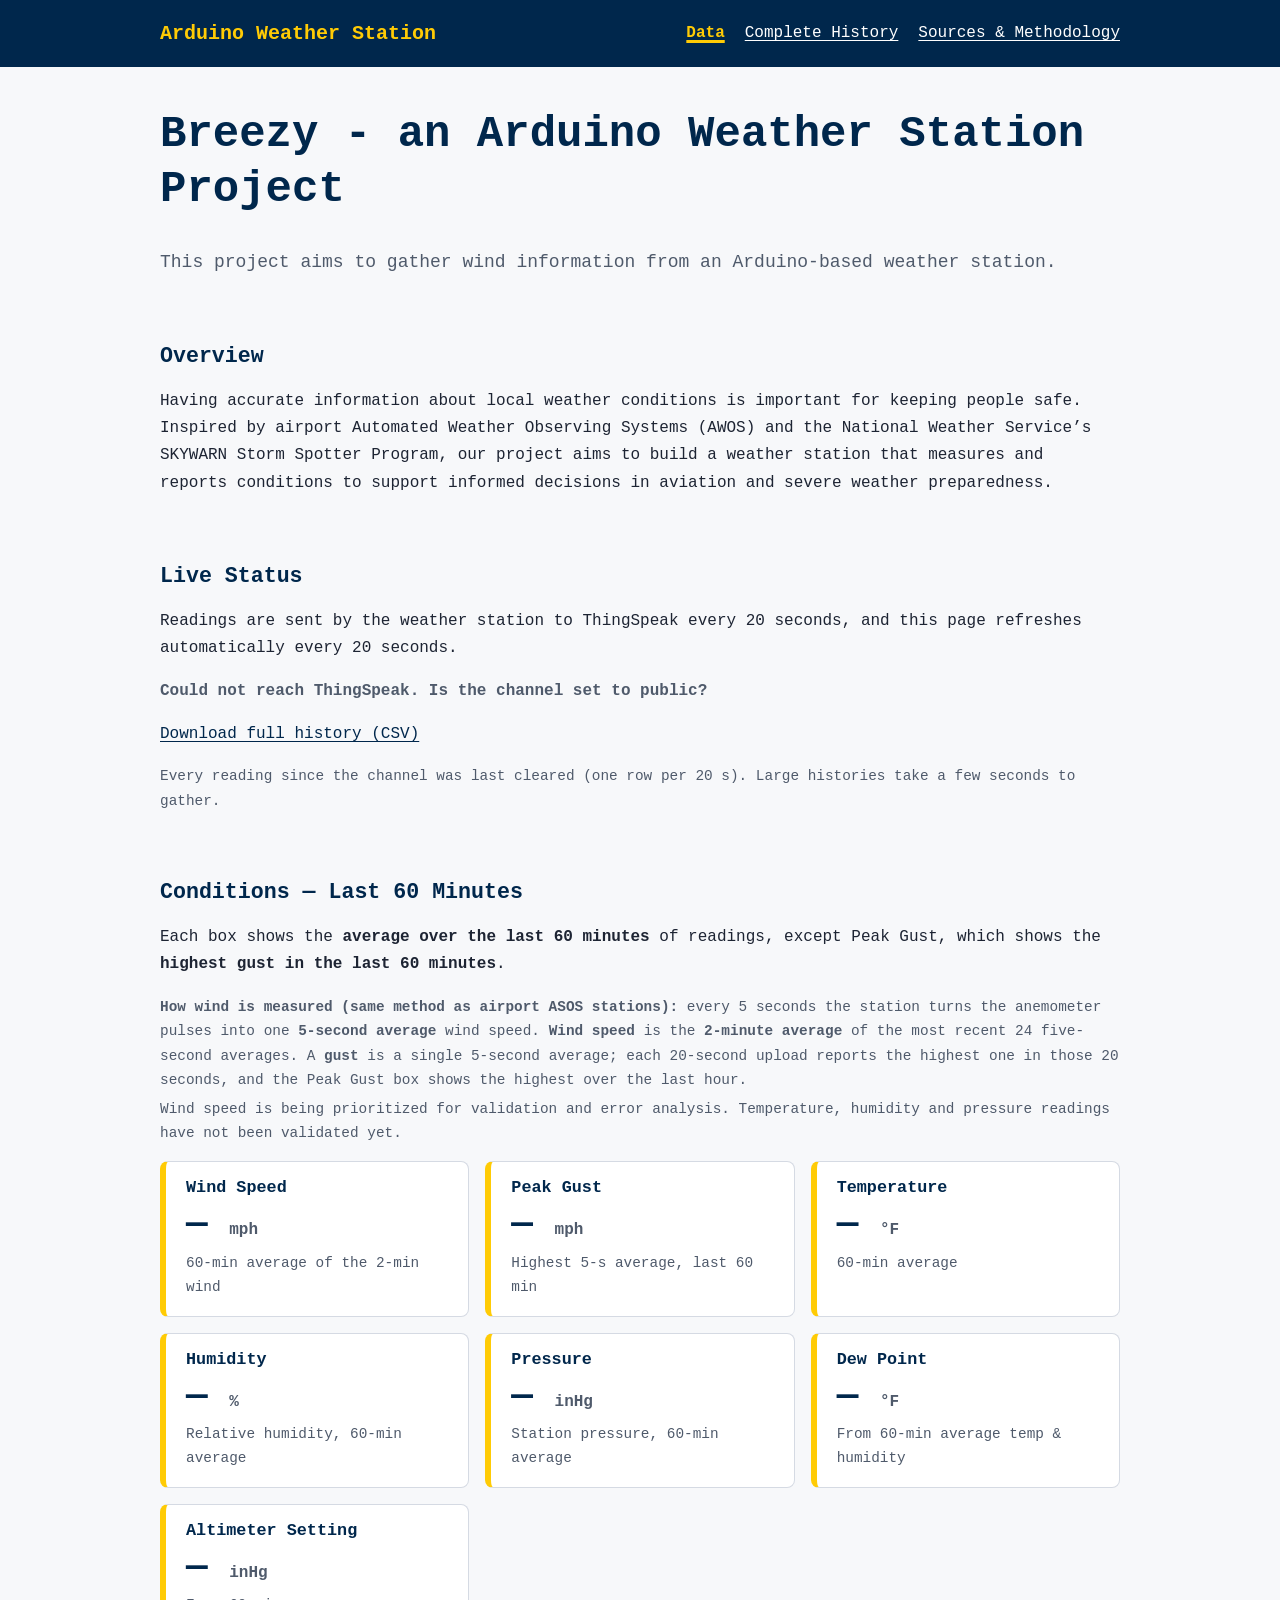
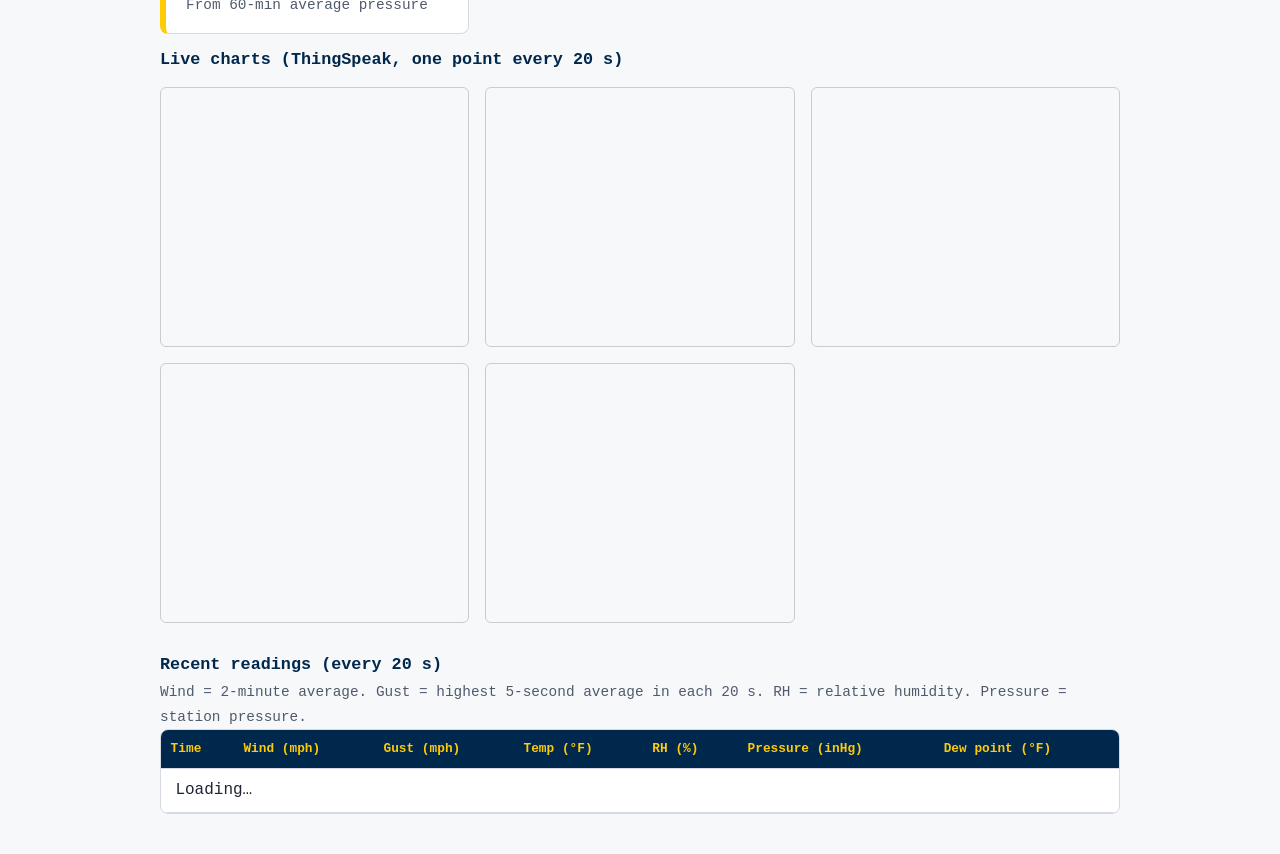
<file: index.html>
<!DOCTYPE html>
<html lang="en">
<head>
    <meta charset="utf-8">
    <meta name="viewport" content="width=device-width, initial-scale=1">
    <meta name="description" content="Research overview and findings.">
    <title>Data | Arduino Weather Station</title>
    <link rel="icon" href="favicon.ico" sizes="any">
    <link rel="icon" type="image/png" sizes="32x32" href="assets/images/favicon-32.png">
    <link rel="apple-touch-icon" href="assets/images/favicon-180.png">
    <link rel="stylesheet" href="assets/css/style.css">
</head>
<body>
    <a class="skip-link" href="#main-content">Skip to content</a>

    <header class="site-header">
        <div class="container header-content">
            <a class="site-title" href="index.html">Arduino Weather Station</a>

            <nav aria-label="Main navigation">
                <a href="index.html" aria-current="page">Data</a>
                <a href="history.html">Complete History</a>
                <a href="sources.html">Sources &amp; Methodology</a>
            </nav>
        </div>
    </header>

    <main id="main-content" class="container">
        <h1>Breezy - an Arduino Weather Station Project</h1>
        <p class="intro">This project aims to gather wind information from an Arduino-based weather station.</p>

        <section aria-labelledby="overview-heading">
            <h2 id="overview-heading">Overview</h2>
            <p>
                Having accurate information about local weather conditions is important for keeping people safe.
                Inspired by airport Automated Weather Observing Systems (AWOS) and the National Weather Service’s SKYWARN Storm Spotter Program, our project aims to build a weather station that measures and reports conditions to support informed decisions in aviation and severe weather preparedness.
            </p>
        </section>

        <section aria-labelledby="status-heading">
            <h2 id="status-heading">Live Status</h2>
            <p>
                Readings are sent by the weather station to ThingSpeak every 20 seconds, and this
                page refreshes automatically every 20 seconds.
            </p>
            <p>
                <span id="status" class="status" role="status" aria-live="polite">Loading latest data&hellip;</span>
            </p>
            <p>
                <a class="button secondary" id="download-btn"
                   href="https://api.thingspeak.com/channels/3580074/feeds.csv?results=8000"
                   download="weather_station_readings.csv">Download full history (CSV)</a>
            </p>
            <p class="note" id="download-note">
                Every reading since the channel was last cleared (one row per 20 s). Large histories take a few seconds to gather.
            </p>
        </section>

        <section aria-labelledby="conditions-heading">
            <h2 id="conditions-heading">Conditions &mdash; Last 60 Minutes</h2>
            <p>
                Each box shows the <strong>average over the last 60 minutes</strong> of readings,
                except Peak Gust, which shows the <strong>highest gust in the last 60 minutes</strong>.
                <span id="hour-count"></span>
            </p>
            <p class="note">
                <strong>How wind is measured (same method as airport ASOS stations):</strong>
                every 5 seconds the station turns the anemometer pulses into one
                <strong>5-second average</strong> wind speed.
                <strong>Wind speed</strong> is the <strong>2-minute average</strong> of the most recent
                24 five-second averages. A <strong>gust</strong> is a single 5-second average; each
                20-second upload reports the highest one in those 20 seconds, and the Peak Gust box
                shows the highest over the last hour.
            </p>
            <p class="note">
                Wind speed is being prioritized for validation and error analysis. Temperature,
                humidity and pressure readings have not been validated yet.
            </p>

            <div class="cards">
                <div class="card">
                    <h3>Wind Speed</h3>
                    <p class="reading"><span id="avg-wind">&mdash;</span> <span class="unit">mph</span></p>
                    <p class="note" id="avg-wind-kt">60-min average of the 2-min wind</p>
                </div>
                <div class="card">
                    <h3>Peak Gust</h3>
                    <p class="reading"><span id="max-gust">&mdash;</span> <span class="unit">mph</span></p>
                    <p class="note" id="max-gust-kt">Highest 5-s average, last 60 min</p>
                </div>
                <div class="card">
                    <h3>Temperature</h3>
                    <p class="reading"><span id="avg-temp">&mdash;</span> <span class="unit">&deg;F</span></p>
                    <p class="note" id="avg-temp-c">60-min average</p>
                </div>
                <div class="card">
                    <h3>Humidity</h3>
                    <p class="reading"><span id="avg-humidity">&mdash;</span> <span class="unit">%</span></p>
                    <p class="note">Relative humidity, 60-min average</p>
                </div>
                <div class="card">
                    <h3>Pressure</h3>
                    <p class="reading"><span id="avg-pressure">&mdash;</span> <span class="unit">inHg</span></p>
                    <p class="note" id="avg-pressure-inhg">Station pressure, 60-min average</p>
                </div>
                <div class="card">
                    <h3>Dew Point</h3>
                    <p class="reading"><span id="avg-dewpoint">&mdash;</span> <span class="unit">&deg;F</span></p>
                    <p class="note" id="avg-dewpoint-c">From 60-min average temp &amp; humidity</p>
                </div>
                <div class="card">
                    <h3>Altimeter Setting</h3>
                    <p class="reading"><span id="avg-altimeter">&mdash;</span> <span class="unit">inHg</span></p>
                    <p class="note" id="avg-altimeter-note">From 60-min average pressure</p>
                </div>
            </div>

            <h3>Live charts (ThingSpeak, one point every 20 s)</h3>
            <div class="charts">
                <iframe title="Wind speed chart"
                    src="https://thingspeak.com/channels/3580074/charts/4?bgcolor=%23ffffff&color=%232e8b57&dynamic=true&results=60&type=line&update=15&title=Wind%20Speed%20(mph%2C%202-min%20avg)"></iframe>
                <iframe title="Peak gust chart"
                    src="https://thingspeak.com/channels/3580074/charts/5?bgcolor=%23ffffff&color=%23e07b00&dynamic=true&results=60&type=line&update=15&title=Peak%20Gust%20(mph%2C%20max%205-s%20per%2020%20s)"></iframe>
                <iframe title="Temperature chart"
                    src="https://thingspeak.com/channels/3580074/charts/1?bgcolor=%23ffffff&color=%23d62020&dynamic=true&results=60&type=line&update=15&title=Temperature%20(%C2%B0F)"></iframe>
                <iframe title="Humidity chart"
                    src="https://thingspeak.com/channels/3580074/charts/2?bgcolor=%23ffffff&color=%231f6fd6&dynamic=true&results=60&type=line&update=15&title=Humidity%20(%25)"></iframe>
                <iframe title="Pressure chart"
                    src="https://thingspeak.com/channels/3580074/charts/3?bgcolor=%23ffffff&color=%236a3d9a&dynamic=true&results=60&type=line&update=15&title=Pressure%20(inHg)"></iframe>
            </div>

            <h3>Recent readings (every 20 s)</h3>
            <p class="note">Wind = 2-minute average. Gust = highest 5-second average in each 20 s.
                RH = relative humidity. Pressure = station pressure.</p>
            <div class="table-wrap">
                <table>
                    <thead>
                        <tr>
                            <th scope="col">Time</th>
                            <th scope="col">Wind (mph)</th>
                            <th scope="col">Gust (mph)</th>
                            <th scope="col">Temp (&deg;F)</th>
                            <th scope="col">RH (%)</th>
                            <th scope="col">Pressure (inHg)</th>
                            <th scope="col">Dew point (&deg;F)</th>
                        </tr>
                    </thead>
                    <tbody id="env-log">
                        <tr><td colspan="7">Loading&hellip;</td></tr>
                    </tbody>
                </table>
            </div>
        </section>
    </main>

    <script src="assets/js/common.js"></script>
    <script src="assets/js/app.js"></script>
</body>
</html>
</file>
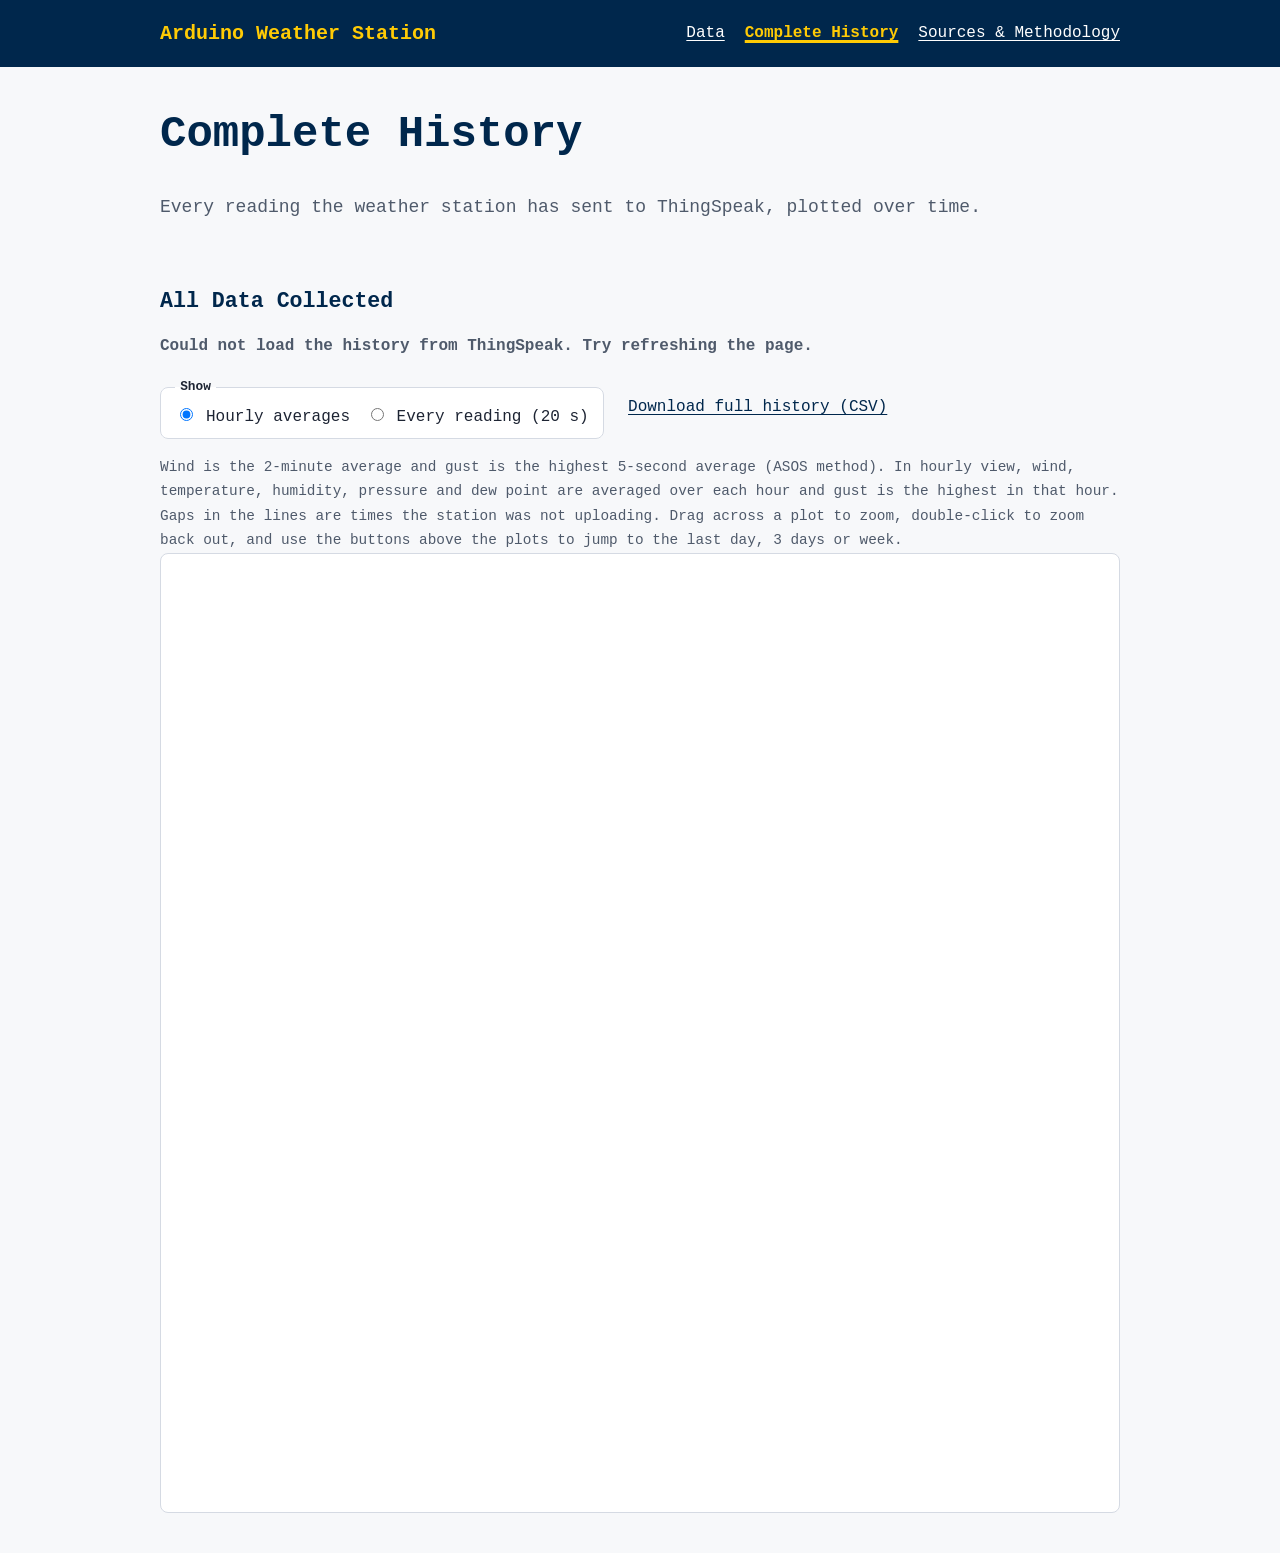
<file: history.html>
<!DOCTYPE html>
<html lang="en">
<head>
    <meta charset="utf-8">
    <meta name="viewport" content="width=device-width, initial-scale=1">
    <meta name="description" content="Every reading the Arduino Weather Station has recorded, plotted over time.">
    <title>Complete History | Arduino Weather Station</title>
    <link rel="icon" href="favicon.ico" sizes="any">
    <link rel="icon" type="image/png" sizes="32x32" href="assets/images/favicon-32.png">
    <link rel="apple-touch-icon" href="assets/images/favicon-180.png">
    <link rel="stylesheet" href="assets/css/style.css">
</head>
<body>
    <a class="skip-link" href="#main-content">Skip to content</a>

    <header class="site-header">
        <div class="container header-content">
            <a class="site-title" href="index.html">Arduino Weather Station</a>

            <nav aria-label="Main navigation">
                <a href="index.html">Data</a>
                <a href="history.html" aria-current="page">Complete History</a>
                <a href="sources.html">Sources &amp; Methodology</a>
            </nav>
        </div>
    </header>

    <main id="main-content" class="container">
        <h1>Complete History</h1>
        <p class="intro">Every reading the weather station has sent to ThingSpeak, plotted over time.</p>

        <section aria-labelledby="history-heading">
            <h2 id="history-heading">All Data Collected</h2>
            <p>
                <span id="history-status" class="status" role="status" aria-live="polite">Loading every reading&hellip;</span>
            </p>

            <div class="history-controls">
                <fieldset class="toggle">
                    <legend>Show</legend>
                    <label><input type="radio" name="resolution" value="hourly" checked> Hourly averages</label>
                    <label><input type="radio" name="resolution" value="raw"> Every reading (20 s)</label>
                </fieldset>
                <a class="button secondary" id="download-btn"
                   href="https://api.thingspeak.com/channels/3580074/feeds.csv?results=8000"
                   download="weather_station_readings.csv">Download full history (CSV)</a>
            </div>

            <p class="note">
                Wind is the 2-minute average and gust is the highest 5-second average (ASOS method).
                In hourly view, wind, temperature, humidity, pressure and dew point are averaged over each hour
                and gust is the highest in that hour. Gaps in the lines are times the station was not uploading.
                Drag across a plot to zoom, double-click to zoom back out, and use the buttons above the
                plots to jump to the last day, 3 days or week.
            </p>

            <div id="history-plot" class="history-plot" aria-label="Plots of wind, temperature, humidity and pressure over time"></div>
        </section>
    </main>

    <script src="https://cdn.plot.ly/plotly-2.35.2.min.js" charset="utf-8"></script>
    <script src="assets/js/common.js"></script>
    <script src="assets/js/history.js"></script>
</body>
</html>
</file>
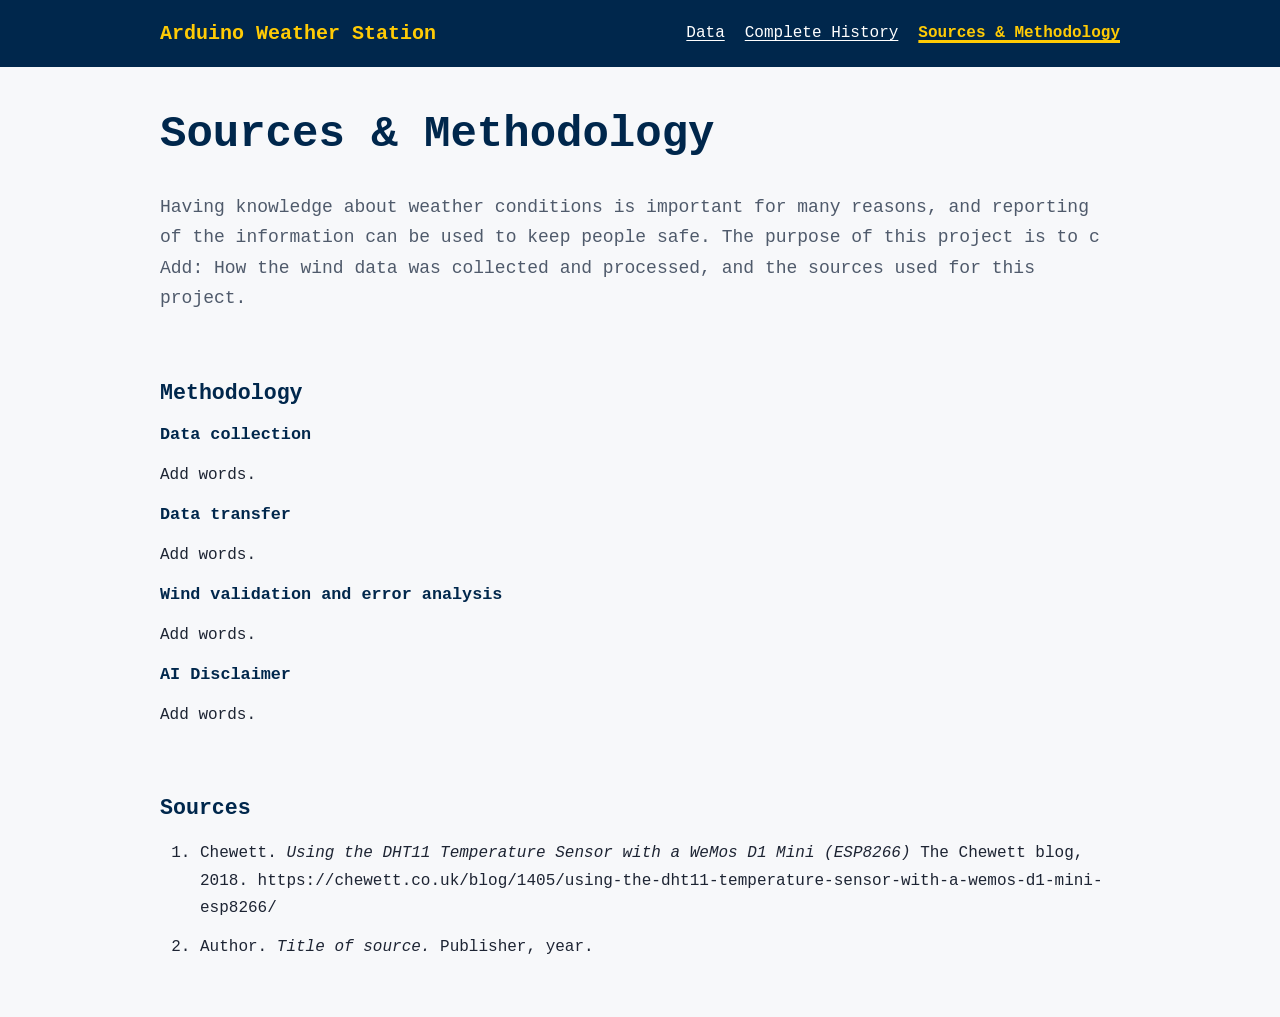
<file: sources.html>
<!DOCTYPE html>
<html lang="en">
<head>
    <meta charset="utf-8">
    <meta name="viewport" content="width=device-width, initial-scale=1">
    <meta name="description" content="Methodology and sources for the Arduino Weather Station project.">
    <title>Sources &amp; Methodology | Arduino Weather Station</title>
    <link rel="icon" href="favicon.ico" sizes="any">
    <link rel="icon" type="image/png" sizes="32x32" href="assets/images/favicon-32.png">
    <link rel="apple-touch-icon" href="assets/images/favicon-180.png">
    <link rel="stylesheet" href="assets/css/style.css">
</head>
<body>
    <a class="skip-link" href="#main-content">Skip to content</a>

    <header class="site-header">
        <div class="container header-content">
            <a class="site-title" href="index.html">Arduino Weather Station</a>

            <nav aria-label="Main navigation">
                <a href="index.html">Data</a>
                <a href="history.html">Complete History</a>
                <a href="sources.html" aria-current="page">Sources &amp; Methodology</a>
            </nav>
        </div>
    </header>

    <main id="main-content" class="container">
        <h1>Sources &amp; Methodology</h1>
        <p class="intro">
            Having knowledge about weather conditions is important for many reasons, and reporting of the information can be used to keep people safe.

            The purpose of this project is to c
            Add: How the wind data was collected and processed, and the sources
            used for this project.
        </p>

        <section aria-labelledby="methodology-heading">
            <h2 id="methodology-heading">Methodology</h2>

            <h3>Data collection</h3>
            <p>
                Add words.
            </p>

            <h3>Data transfer</h3>
            <p>
                Add words.
            </p>

            <h3>Wind validation and error analysis</h3>
            <p>
                Add words.
            </p>
            <h3>AI Disclaimer</h3>
            <p>
                Add words.
            </p>
        </section>

        <section aria-labelledby="sources-heading">
            <h2 id="sources-heading">Sources</h2>
            <ol>
                <li id="source-1">
                    Chewett. <cite>Using the DHT11 Temperature Sensor with a WeMos D1 Mini (ESP8266)</cite> The Chewett blog, 2018.
                    https://chewett.co.uk/blog/1405/using-the-dht11-temperature-sensor-with-a-wemos-d1-mini-esp8266/
                </li>
                <li id="source-2">
                    Author. <cite>Title of source.</cite> Publisher, year.
                    <!-- Add a link to the source here. -->
                </li>
            </ol>
        </section>
    </main>
</body>
</html>
</file>
<file: assets/css/style.css>
:root {
    --um-blue: #00274c;
    --um-maize: #ffcb05;
    --bg: #f7f8fa;
    --text: #1d2433;
    --muted: #4f5a6b;
    --border: #d5dae3;
}

* {
    box-sizing: border-box;
}

body {
    margin: 0;
    background: var(--bg);
    color: var(--text);
    font-family: "Courier New", Courier, monospace;
    line-height: 1.7;
}

.container {
    width: min(100% - 2rem, 960px);
    margin-inline: auto;
}

.site-header {
    background: var(--um-blue);
    /* border-bottom: 5px solid var(--um-maize); */
}

.header-content {
    display: flex;
    align-items: center;
    justify-content: space-between;
    flex-wrap: wrap;
    gap: 1rem;
    padding-block: 1rem;
}

.site-title {
    color: var(--um-maize);
    font-size: 1.25rem;
    font-weight: 700;
    text-decoration: none;
}

nav {
    display: flex;
    flex-wrap: wrap;
    gap: 0.5rem 1.25rem;
}

a {
    color: var(--um-blue);
    text-underline-offset: 0.2em;
}

nav a {
    padding-block: 0.25rem;
    color: #fff;
}

nav a[aria-current="page"] {
    font-weight: 700;
    color: var(--um-maize);
    text-decoration-thickness: 3px;
    text-decoration-color: var(--um-maize);
}

a:focus-visible,
button:focus-visible,
select:focus-visible {
    outline: 3px solid var(--um-maize);
    outline-offset: 3px;
    box-shadow: 0 0 0 5px var(--um-blue);
}

main {
    padding-block: 2.5rem;
    overflow-wrap: anywhere;
}

h1,
h2,
h3 {
    color: var(--um-blue);
    line-height: 1.25;
}

h1 {
    margin-top: 0;
    font-size: clamp(2rem, 5vw, 2.75rem);
}

h2 {
    font-size: 1.35rem;
}

h3 {
    font-size: 1.05rem;
    margin: 0 0 0.25rem;
}

.intro {
    color: var(--muted);
    font-size: 1.125rem;
}

section {
    margin-top: 2rem;
    padding-top: 1rem;
    /* border-top: 3px solid var(--um-maize); */
}

li + li {
    margin-top: 0.75rem;
}

img {
    max-width: 100%;
    height: auto;
}

.skip-link {
    position: absolute;
    top: -100px;
    left: 1rem;
    padding: 0.5rem 1rem;
    background: var(--um-maize);
    color: var(--um-blue);
    font-weight: 700;
    z-index: 1;
}

.skip-link:focus {
    top: 1rem;
}

/* ---------- Controls ---------- */
.controls {
    display: flex;
    flex-wrap: wrap;
    align-items: center;
    gap: 0.75rem;
    margin: 1.25rem 0;
}

button {
    font: inherit;
    font-weight: 700;
    padding: 0.5rem 1.1rem;
    border: 2px solid var(--um-blue);
    border-radius: 6px;
    background: var(--um-blue);
    color: var(--um-maize);
    cursor: pointer;
}

button:hover:not(:disabled) {
    background: var(--um-maize);
    color: var(--um-blue);
}

button.secondary {
    background: #fff;
    color: var(--um-blue);
}

button.secondary:hover:not(:disabled) {
    background: var(--um-maize);
}

button:disabled {
    opacity: 0.5;
    cursor: not-allowed;
}

select {
    font: inherit;
    padding: 0.4rem;
    border: 2px solid var(--um-blue);
    border-radius: 6px;
    background: #fff;
    color: var(--um-blue);
}

.status {
    font-weight: 600;
    color: var(--muted);
}

.status.connected {
    color: #1a6b2f;
}

.status.error {
    color: #a3211a;
}

/* ---------- Data cards ---------- */
.cards {
    display: grid;
    grid-template-columns: repeat(auto-fit, minmax(240px, 1fr));
    gap: 1rem;
    margin-block: 1rem;
}

.card {
    position: relative;
    padding: 1rem 1.25rem;
    background: #fff;
    border: 1px solid var(--border);
    border-left: 6px solid var(--um-maize);
    border-radius: 8px;
}

.reading {
    margin: 0;
    color: var(--um-blue);
    font-size: 2.25rem;
    font-weight: 700;
    line-height: 1.2;
}

.unit {
    font-size: 1rem;
    font-weight: 600;
    color: var(--muted);
}

.note {
    margin: 0.25rem 0 0;
    color: var(--muted);
    font-size: 0.9rem;
}

/* ---------- Compass ---------- */
.compass {
    position: absolute;
    top: 1rem;
    right: 1.25rem;
    width: 84px;
    height: 84px;
    border: 3px solid var(--um-blue);
    border-radius: 50%;
    background: #fff;
}

.compass span {
    position: absolute;
    font-size: 0.7rem;
    font-weight: 700;
    color: var(--um-blue);
    line-height: 1;
}

.compass .n { top: 3px; left: 50%; transform: translateX(-50%); }
.compass .s { bottom: 3px; left: 50%; transform: translateX(-50%); }
.compass .e { right: 4px; top: 50%; transform: translateY(-50%); }
.compass .w { left: 4px; top: 50%; transform: translateY(-50%); }

.needle {
    position: absolute;
    left: 50%;
    top: 50%;
    width: 6px;
    height: 56px;
    margin: -28px 0 0 -3px;
    background: linear-gradient(to bottom, var(--um-maize) 50%, var(--um-blue) 50%);
    border-radius: 3px;
    transform: rotate(0deg);
    transition: transform 0.4s ease;
}

/* ---------- Table ---------- */
.table-wrap {
    overflow-x: auto;
    border: 1px solid var(--border);
    border-radius: 8px;
    background: #fff;
}

table {
    width: 100%;
    border-collapse: collapse;
}

th,
td {
    padding: 0.5rem 0.9rem;
    text-align: left;
    border-bottom: 1px solid var(--border);
}

thead th {
    background: var(--um-blue);
    color: var(--um-maize);
    font-size: 0.8rem;       /* smaller header text */
    white-space: nowrap;     /* keep each header on one line */
    padding: 0.5rem 0.6rem;
}

tbody tr:nth-child(even) {
    background: #f3f5f9;
}

.charts {
    display: grid;
    grid-template-columns: repeat(auto-fit, minmax(300px, 1fr));
    gap: 1rem;
    margin: 1rem 0 2rem;
}
.charts iframe {
    width: 100%;
    height: 260px;
    border: 1px solid #ccc;
    border-radius: 6px;
}
/* ---------- Complete History page ---------- */
.history-controls {
    display: flex;
    flex-wrap: wrap;
    align-items: center;
    gap: 1rem 1.5rem;
    margin: 1rem 0;
}

.toggle {
    display: flex;
    flex-wrap: wrap;
    gap: 0.25rem 1rem;
    margin: 0;
    padding: 0.4rem 0.9rem;
    border: 1px solid var(--border);
    border-radius: 8px;
    background: #fff;
}

.toggle legend {
    padding: 0 0.3rem;
    font-size: 0.8rem;
    font-weight: 600;
}

.toggle label {
    cursor: pointer;
}

.history-plot {
    width: 100%;
    min-height: 960px;
    border: 1px solid var(--border);
    border-radius: 8px;
    background: #fff;
}
</file>
